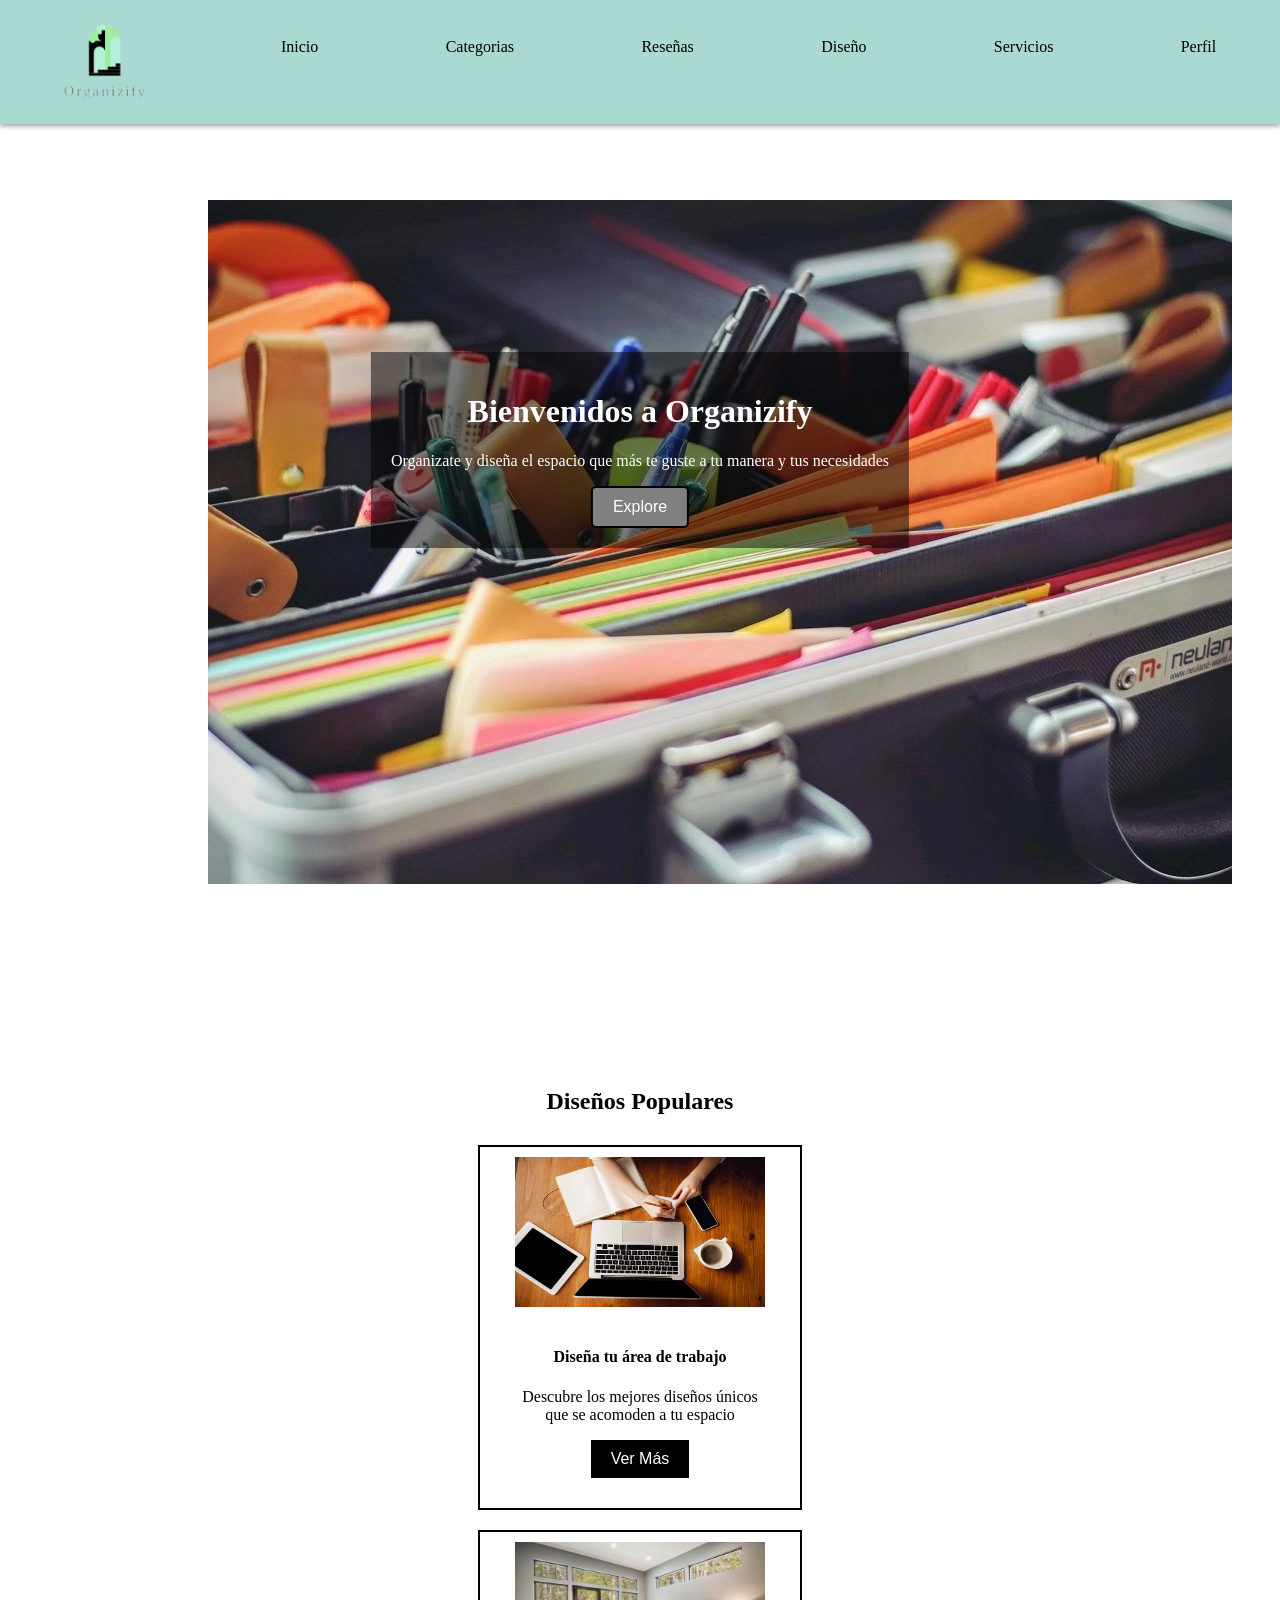
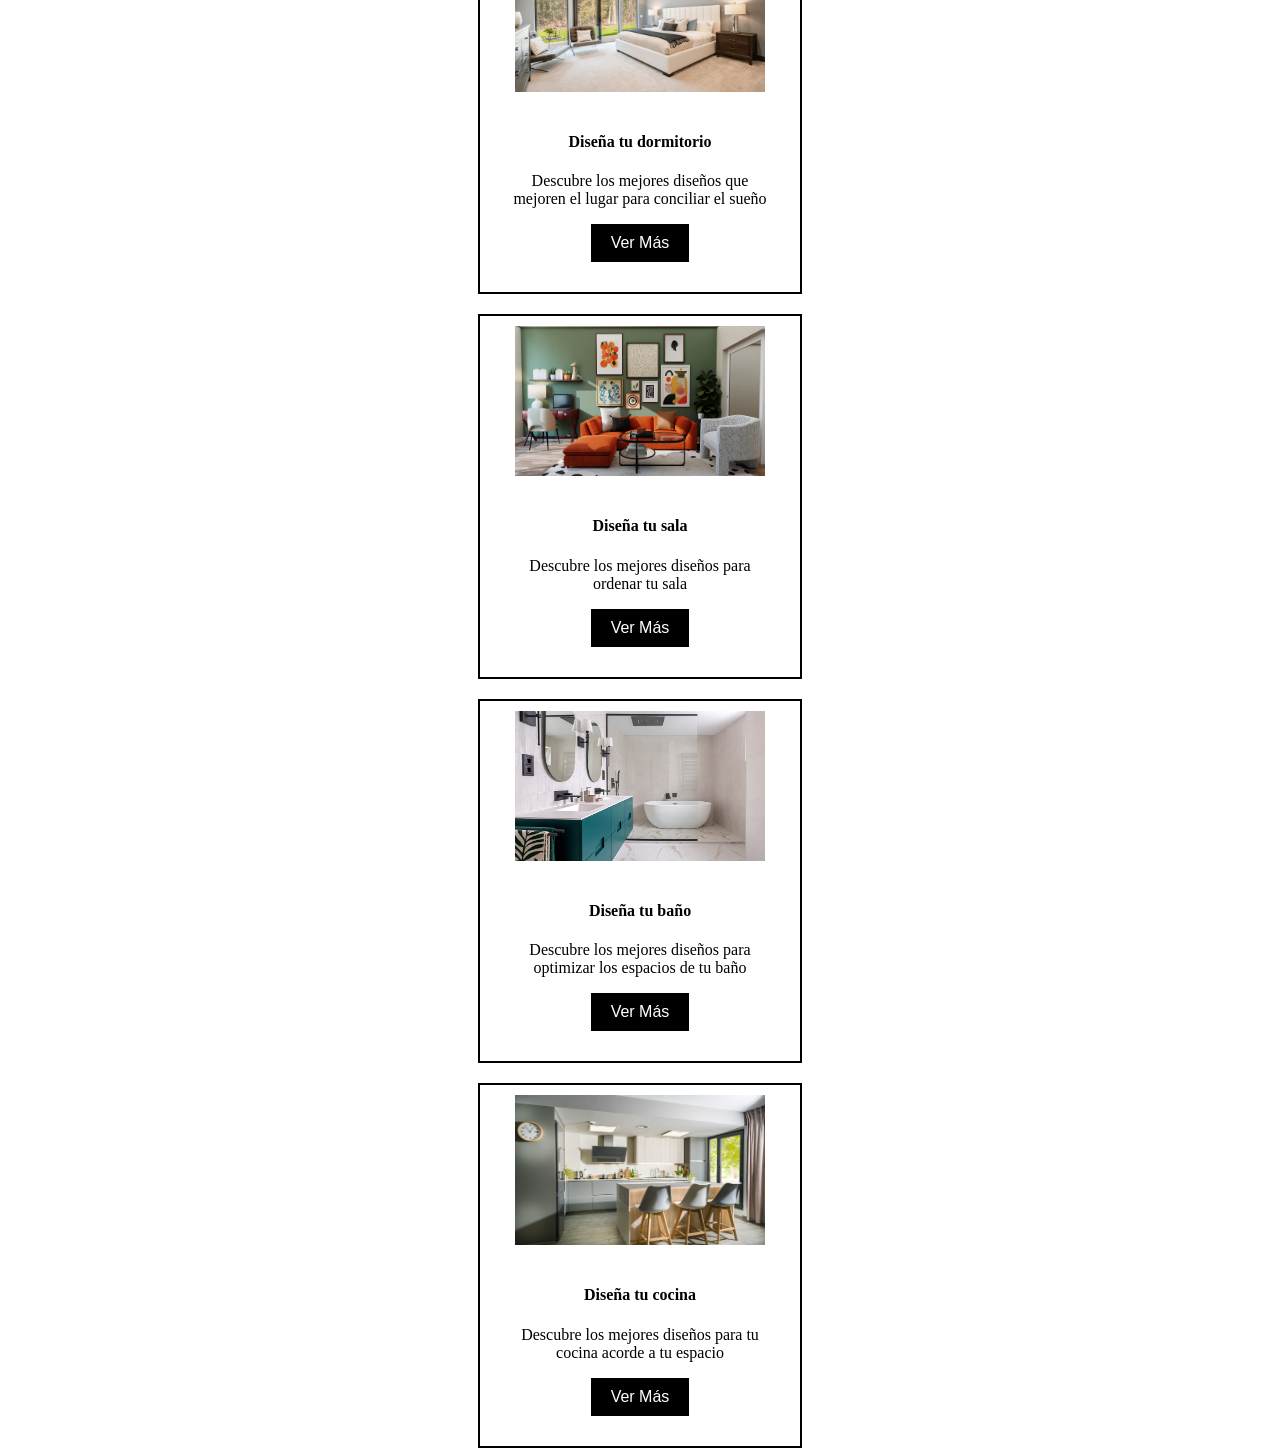
<file: public/index.html>
<!DOCTYPE html>
<html lang="en">
<head>
    <meta charset="UTF-8">
    <meta name="viewport" content="width=device-width, initial-scale=1.0">
    <title>Organizify</title>
    <link rel="stylesheet" href="../public/assets/styles/organizify.css">
    <script src="../public/assets/scripts/redireccionamiento.js" type="text/javascript"></script>
</head>
<body>

 <nav> 
 <ul class="menu">
    <a class="logo"><img height="100"

        width="120"
      
        src="../public/assets/images/empresa.png"
      
        alt=""/>
    </a> 
 <li><a href="#">Inicio</a></li>
 <li><a href="categorias.html">Categorias</a></li>
 <li><a href="reseñas.html">Reseñas</a></li>
 <li><a href="diseños.html">Diseño</a></li>
 <li><a href="servicios.html">Servicios</a></li>
 <li><a href="perfil.html">Perfil</a></li>
 
 </ul>
 </nav>
 


   <div class="container">
    <img src='../public/assets/images/efecto.webp' alt="">
    <div class="texto">
    <h1>Bienvenidos a Organizify</h1>
    <p>Organizate y diseña el espacio 
    que más te guste a tu manera y tus necesidades</p>
    <center><button>Explore</button><center>
   </div>
   </div>



   <section class="conjunto_imagen">
    <h2 class="section_header"><center>Diseños Populares</center></h2>
<div class="popular_grid">

    <div class="popular_card">
        <img src="../public/assets/images/area.jpg" alt="">
        <div class="popular_content">
        <div class="popular_card_header">
         <h4>Diseña tu área de trabajo</h4>
        </div>
        <p>Descubre los mejores diseños únicos
            que se acomoden a tu espacio
        </p>
        <button>Ver Más</button>
        </div>
    </div>

<div class="popular_card">
        <img src="../public/assets/images/dormitorio.webp" alt="">
        <div class="popular_content">
        <div class="popular_card_header">
         <h4>Diseña tu dormitorio</h4>
        </div>
        <p>Descubre los mejores diseños que mejoren
            el lugar para conciliar el sueño
        </p>
        <button>Ver Más</button>
        </div>
    </div>

    <div class="popular_card">
        <img src="../public/assets/images/sala.webp" alt="">
        <div class="popular_content">
        <div class="popular_card_header">
         <h4>Diseña tu sala</h4>
        </div>
        <p>Descubre los mejores diseños para ordenar tu sala
        </p>
        <button>Ver Más</button>
        </div>
    </div>

    <div class="popular_card">
        <img src="../public/assets/images/baño.avif" alt="">
        <div class="popular_content">
        <div class="popular_card_header">
         <h4>Diseña tu baño</h4>
        </div>
        <p>Descubre los mejores diseños para optimizar
            los espacios de tu baño
        </p>
        <button>Ver Más</button>
        </div>
    </div>

    <div class="popular_card">
        <img src="../public/assets/images/cocina.jpg" alt="">
        <div class="popular_content">
        <div class="popular_card_header">
         <h4>Diseña tu cocina</h4>
        </div>
        <p>Descubre los mejores diseños para tu cocina
            acorde a tu espacio
        </p>
        <button>Ver Más</button>
        </div>
    </div>

</div>
   
</section>



</body>
</html>
</file>
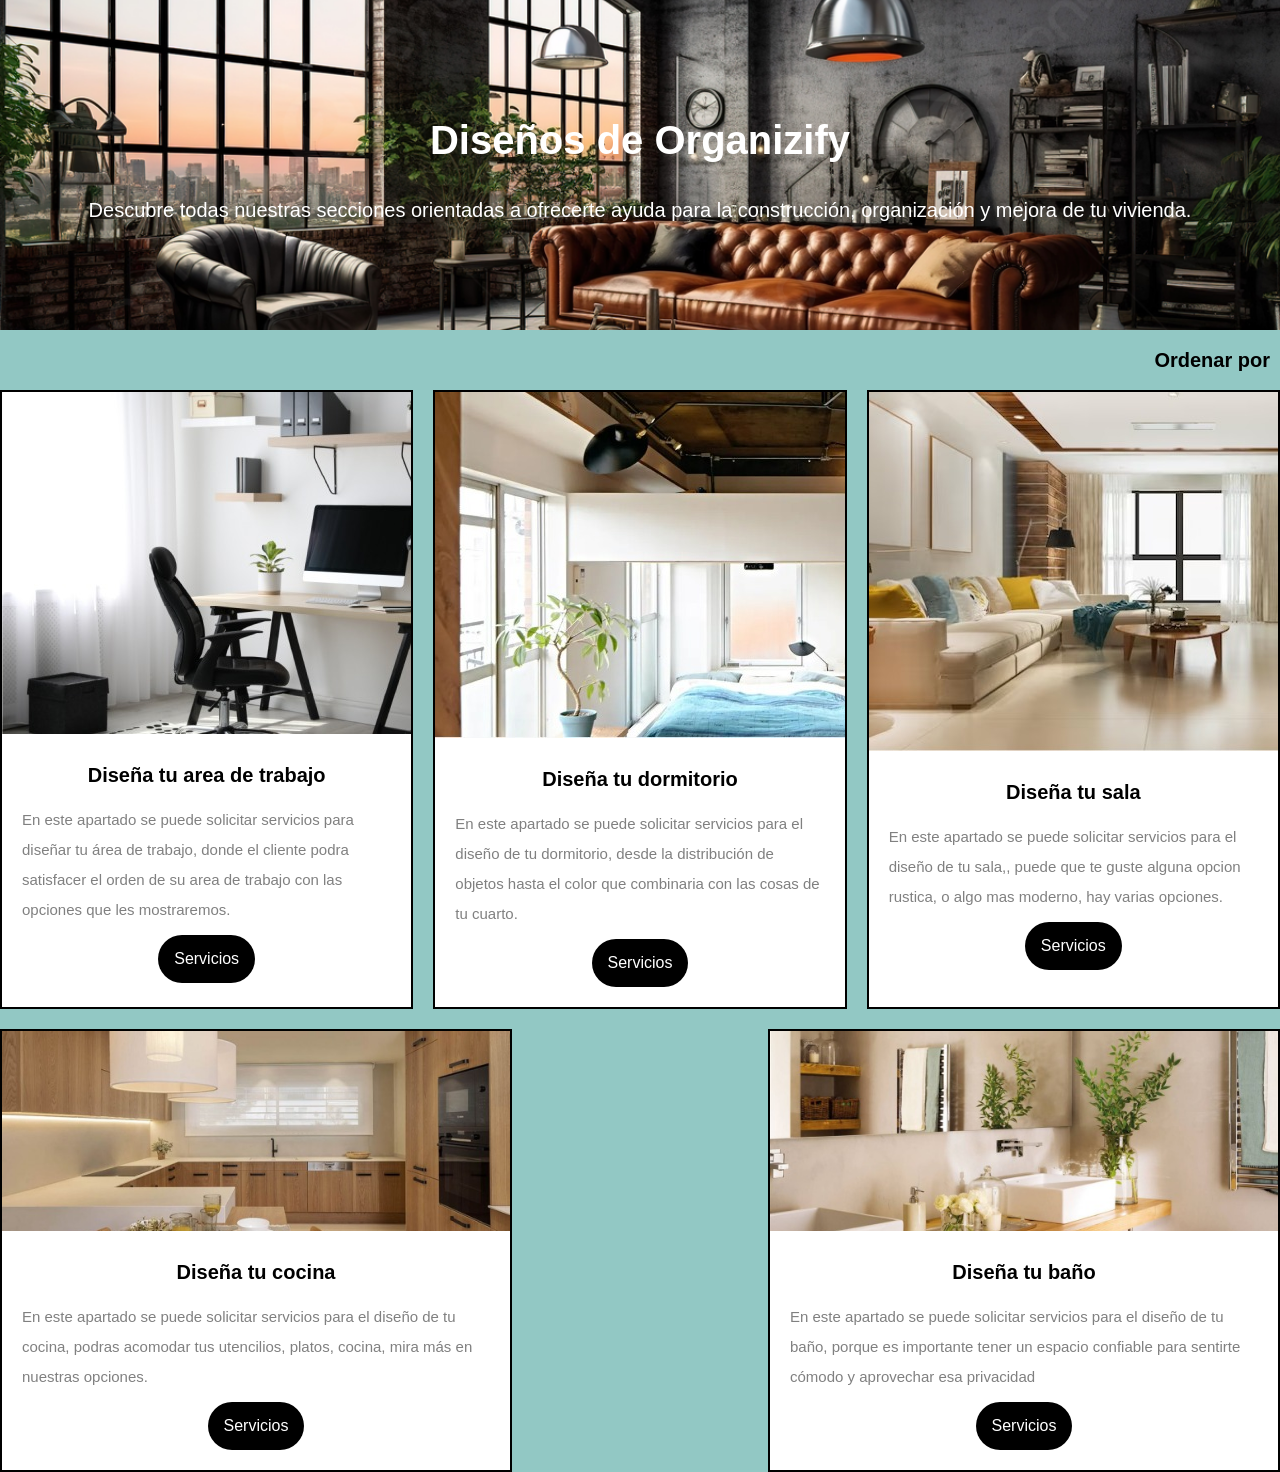
<file: public/diseños.html>
<!DOCTYPE html>
<html lang="es">
<head>
    <meta charset="UTF-8">
    <meta name="viewport" content="width=device-width, initial-scale=1.0">
    <title>Diseños</title>
    <link rel="stylesheet" href="../public/assets/styles/diseño.css">
</head>
<body>

<!--ENCABEZADO-->
    <header class="Container_Titulo">
        <h1>Diseños de Organizify</h1>
        <p>Descubre todas nuestras secciones orientadas a ofrecerte ayuda para la construcción, organización y mejora de tu vivienda. </p>
    </header>

    <div id="Filtros">
        <div class="Container_Filtros">
            <div class="texto_filtros">
                <h2>Ordenar por </h2>
            </div>
        </div>
    </div>

<!--contenedor principal-->
    <main class="container_diseños">
        <!-- seccion de contenido-->
        <section id="Categorias" class="texto_categorias">

            <!--categorías-->

            <!--categoría 1-->
            <article class="col-xs-12-sm-6 col-md-4 cold-xl-3">
                <picture>
                    <img class="imagen" src="../public/assets/images/diseñatuareadetrabajo.jpg"alt="Interiores">
                </picture>
                <h4>Diseña tu area de trabajo</h4>
                    <p class="descripcion">En este apartado se puede solicitar servicios para diseñar tu área de trabajo, donde el cliente podra satisfacer el orden de su area de trabajo con las opciones que les mostraremos.</p>
                    <a href="" class="btn btn-light"><i class="bi bi-patch-plus-fill"></i>Servicios</a>
            </article>

            <!--categoría 2-->
            <article class="col-xs-12-sm-6 col-md-4 cold-xl-3">
                <picture>
                    <img class="imagen" src="../public/assets/images/diseñatudormitorio.jpg"alt="Interiores">
                </picture>
                <h4>Diseña tu dormitorio</h4>
                    <p class="descripcion">En este apartado se puede solicitar servicios para el diseño de tu dormitorio, desde la distribución de objetos hasta el color que combinaria con las cosas de tu cuarto.</p>
                    <a href="" class="btn btn-light"><i class="bi bi-patch-plus-fill"></i>Servicios</a>
            </article>

            <!--categoría 3-->
            <article class="col-xs-12-sm-6 col-md-4 cold-xl-3">
                <picture>
                    <img class="imagen" src="../public/assets/images/diseñatusala.jpg"alt="Interiores">
                </picture>
                <h4>Diseña tu sala</h4>
                    <p class="descripcion">En este apartado se puede solicitar servicios para el diseño de tu sala,, puede que te guste alguna opcion rustica, o algo mas moderno, hay varias opciones.</p>
                    <a href="" class="btn btn-light"><i class="bi bi-patch-plus-fill"></i>Servicios</a>
            </article>

            <!--categoría 4-->
            <article class="col-xs-12-sm-6 col-md-4 cold-xl-3">
                <picture>
                    <img class="img-product" src="../public/assets/images/diseñatucocina.jpg" alt="Diseña tu cocina">
                </picture>
                <h4>Diseña tu cocina</h4>
                    <p class="descripcion">En este apartado se puede solicitar servicios para el diseño de tu cocina, podras acomodar tus utencilios, platos, cocina, mira más en nuestras opciones.</p>
                    <a href="" class="btn btn-light"><i class="bi bi-patch-plus-fill"></i>Servicios</a>
            </article>

            <!--categoría 5-->
            <article class="col-xs-12-sm-6 col-md-4 cold-xl-3">
                <picture>
                    <img class="img-product" src="../public/assets/images/diseñatubaño.jpg" alt="Diseña tu baño">
                </picture>
                <h4>Diseña tu baño</h4>
                    <p class="descripcion">En este apartado se puede solicitar servicios para el diseño de tu baño, porque es importante tener un espacio confiable para sentirte cómodo y aprovechar esa privacidad </p>
                    <a href="" class="btn btn-light"><i class="bi bi-patch-plus-fill"></i>Servicios</a>
            </article>
        </section>
    </main>

</body>
</html>
</file>
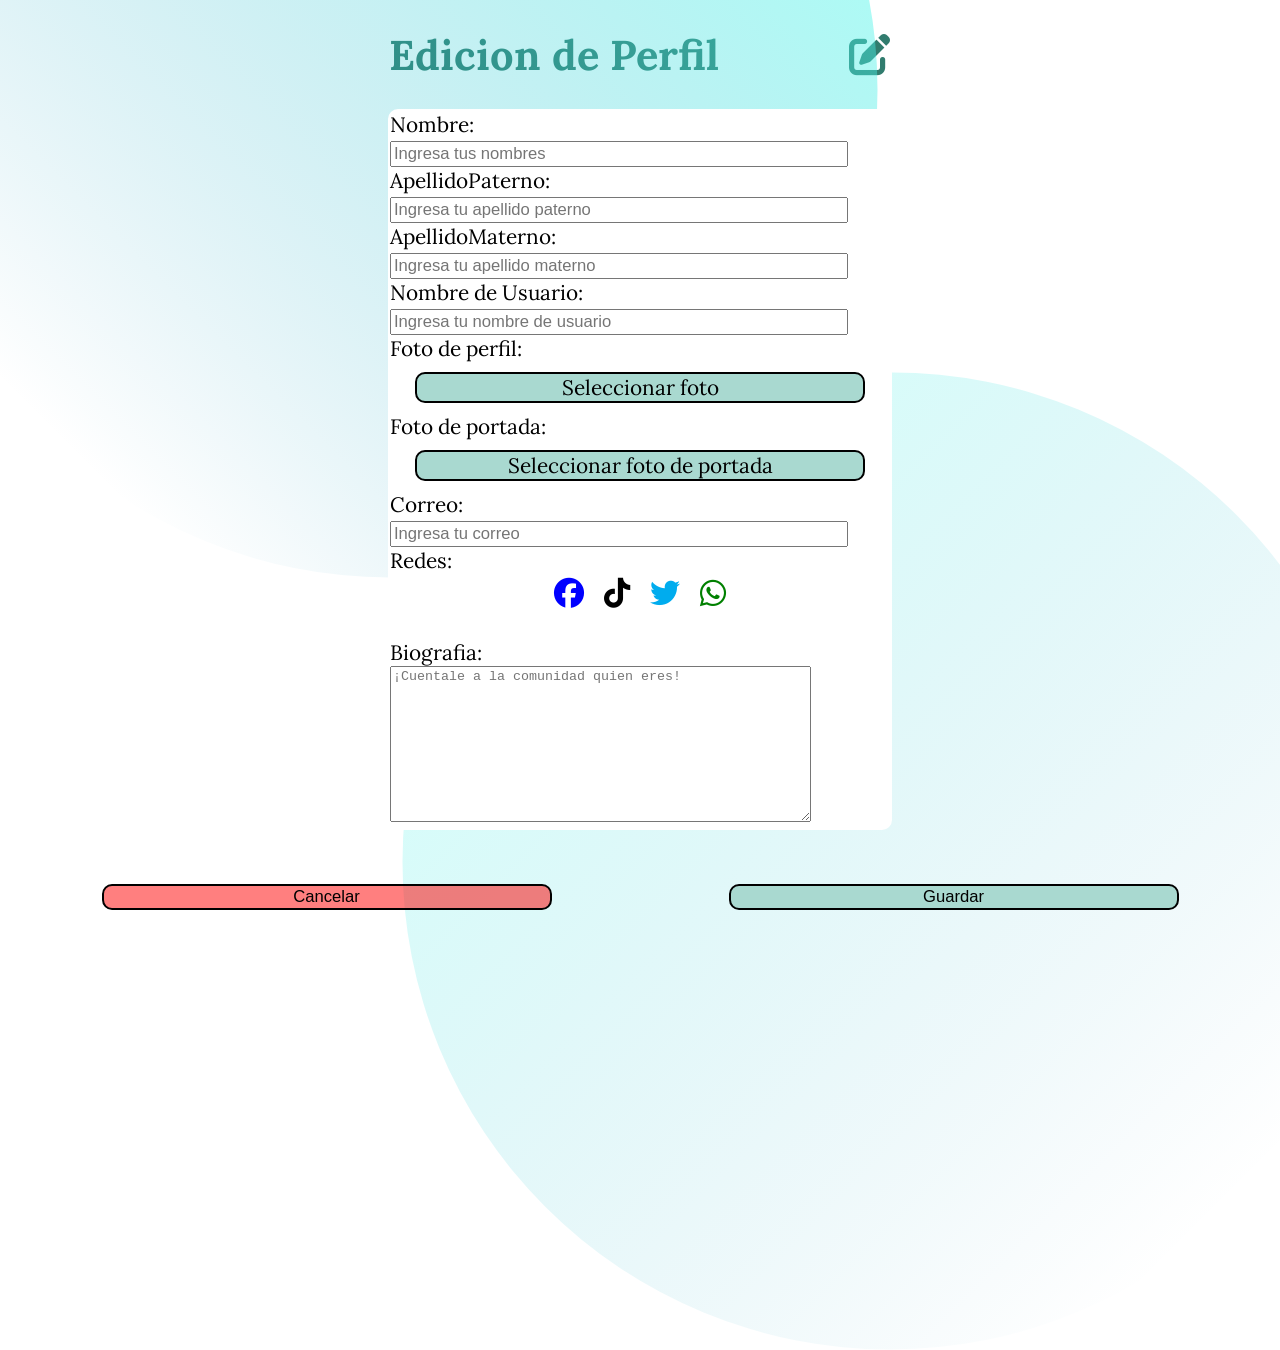
<file: public/editarperfil.html>
<!DOCTYPE html>
<html lang="en">
<head>
    <meta charset="UTF-8">
    <meta name="viewport" content="width=device-width, initial-scale=1.0">
    <link rel="preconnect" href="https://fonts.googleapis.com">
    <link rel="preconnect" href="https://fonts.gstatic.com" crossorigin>
    <link href="https://fonts.googleapis.com/css2?family=Lora:ital,wght@0,400..700;1,400..700&display=swap" rel="stylesheet">
    <link rel="stylesheet" href="../public/assets/styles/styleperfil.css">
    <link rel="stylesheet" href="https://cdnjs.cloudflare.com/ajax/libs/font-awesome/6.5.2/css/all.min.css">
    <script src="../public/assets/scripts/EditarPerfil.js" type="text/javascript"></script>

    <title>editar perfil</title>
</head>
<body>
    <h1>Edicion de Perfil <span><i class="fa-solid fa-pen-to-square"></i></span></h1>

    <img src="../public/assets/images/top-circle.svg" alt="" class="bg_image bg_image_top" />
    <img src="../public/assets/images/bottom-circle.svg" alt="" class="bg_image bg_image_bottom"/>
    

    <form  name="editar"   class="edit" action="/formulario" method="get">
        <!-- Action tiene la direccion de nuestro servidor para guardar datos-->
        <label for="nombre">Nombre:</label>
        <input type="text" id="nombre" name="nombre" placeholder="Ingresa tus nombres"/>
        <br>
        <label for="apellido1">ApellidoPaterno:</label>
        <input type="text" id="apellido1" name="apellido1" placeholder="Ingresa tu apellido paterno"/>
        <br>
        <label for="apellido2">ApellidoMaterno:</label>
        <input type="text" id="apellido2" name="apellido2" placeholder="Ingresa tu apellido materno"/>
        <br>
        <label for="nombreusuario">Nombre de Usuario:</label>
        <input type="text" id="nombreusuario" name="nombreusuario" placeholder="Ingresa tu nombre de usuario"/>
        <br>
        <label for="foto">Foto de perfil:</label>
        <p class="b3">Seleccionar foto</p>
        
        <label for="foto">Foto de portada:</label>
        <span><p class="b4">Seleccionar foto de portada</p></span>
        
        <label for="correo">Correo:</label>
        <input type="text" id="correo" name="correo" placeholder="Ingresa tu correo"/>
        <br>
        <label for="redes">Redes:
            <div class="iconos">
                <a href="#" class="f"><i class="fa-brands fa-facebook"></i></a>
                <a href="#" class="tt"><i class="fa-brands fa-tiktok"></i></a>
                <a href="#" class="t"><i class="fa-brands fa-twitter"></i></a>
                <a href="#" class="w"><i class="fa-brands fa-whatsapp"></i></a>  
            </div>
        </label>
        
        <br>
        <label for="bio">Biografia:</label>
        <textarea  rows ="10" cols="50" id="bio" placeholder="¡Cuentale a la comunidad quien eres!" name="bio"></textarea>
        <br>
    </form>

    <div class="contenedor">

        <input  class="b1" type="button"  value="Cancelar" >
        <input  class="b2" type="button"  value="Guardar"
                   onclick="Guardar()" >
    </div>

    
</body>
</html>
</file>
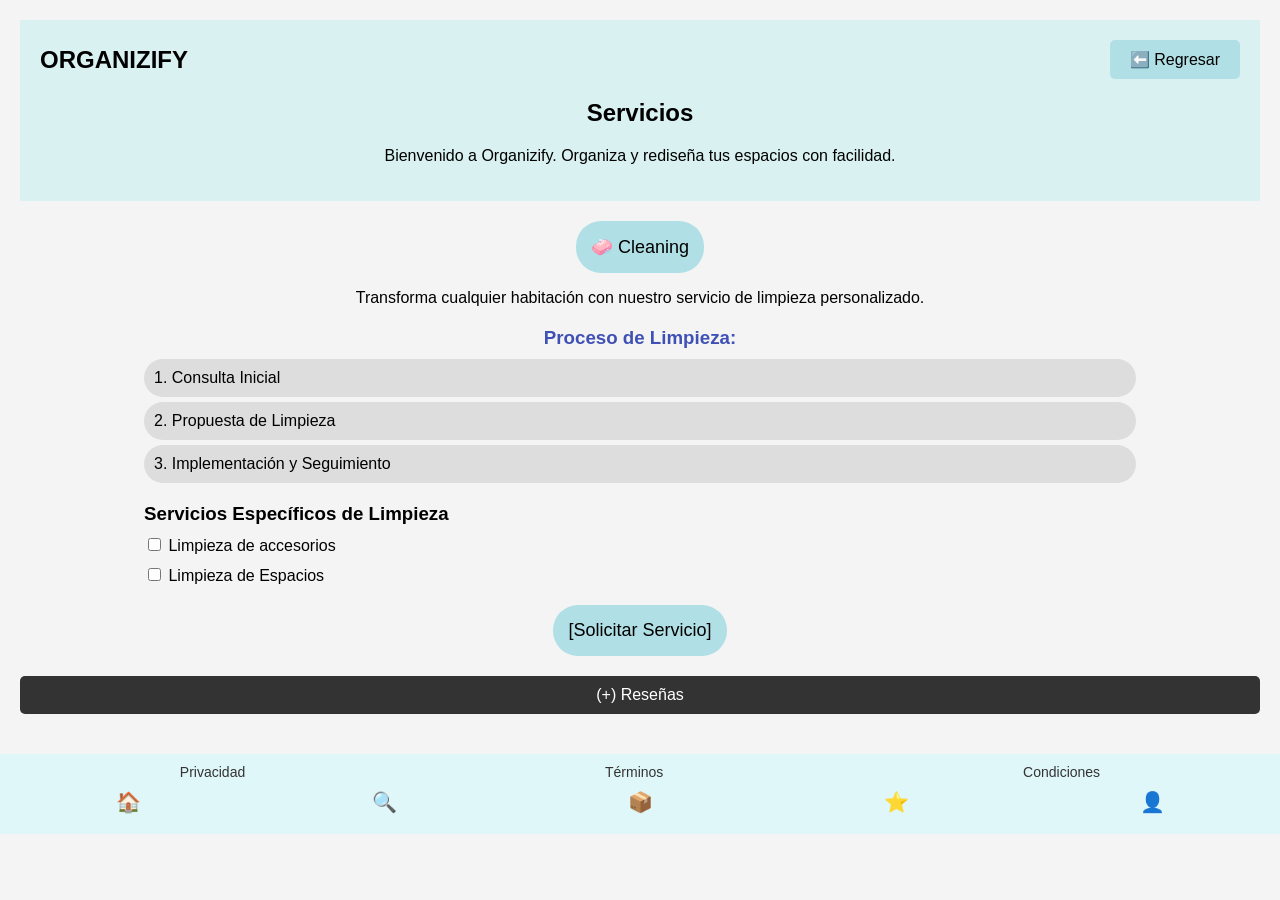
<file: public/limpieza.html>
<!DOCTYPE html>
<html lang="es">
<head>
    <meta charset="UTF-8">
    <meta name="viewport" content="width=device-width, initial-scale=1.0">
    <title>Cleaning</title>
    <link rel="stylesheet" href="../public/assets/styles/styleLimpieza.css">
</head>
<body>
    <div class="container">
        <div class="header">
            <div class="top-bar">
                <h1>ORGANIZIFY</h1>
                <a href="servicios.html" class="back-button">⬅️ Regresar</a>
            </div>
            <h2>Servicios</h2>
            <p>Bienvenido a Organizify. Organiza y rediseña tus espacios con facilidad.</p>
        </div>
        
        <div class="service-overview">
            <button class="service-main-button">🧼 Cleaning</button>
            <p>Transforma cualquier habitación con nuestro servicio de limpieza personalizado.</p>
            
            <div class="process">
                <h3>Proceso de Limpieza:</h3>
                <button class="process-step">1. Consulta Inicial</button>
                <button class="process-step">2. Propuesta de Limpieza</button>
                <button class="process-step">3. Implementación y Seguimiento</button>
            </div>

            <div class="specific-services">
                <h3>Servicios Específicos de Limpieza</h3>
                <label><input type="checkbox"> Limpieza de accesorios</label>
                <label><input type="checkbox"> Limpieza de Espacios</label>
            </div>
        </div>

        <button class="request-service-button">[Solicitar Servicio]</button>

        <a href="#" class="reviews-button">(+) Reseñas</a>

    </div>

    <footer>
        <nav>
            <ul>
                <li><a href="#">Privacidad</a></li>
                <li><a href="#">Términos</a></li>
                <li><a href="#">Condiciones</a></li>
            </ul>
        </nav>
        <div class="footer-icons">
            <span>🏠</span>
            <span>🔍</span>
            <span>📦</span>
            <span>⭐</span>
            <span>👤</span>
        </div>
    </footer>
</body>
</html>
</file>
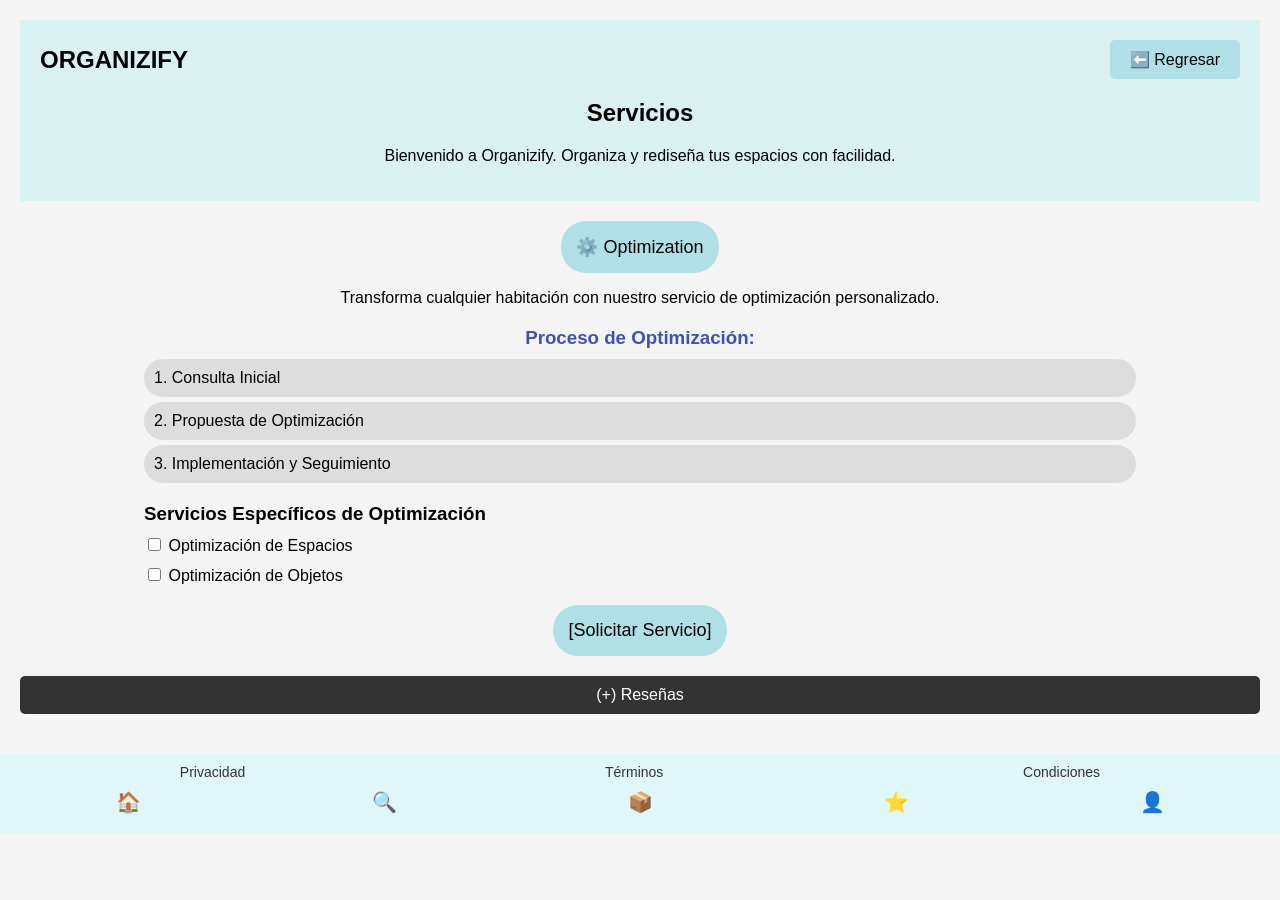
<file: public/optimizacion.html>
<!DOCTYPE html>
<html lang="es">
<head>
    <meta charset="UTF-8">
    <meta name="viewport" content="width=device-width, initial-scale=1.0">
    <title>Optimization</title>
    <link rel="stylesheet" href="../public/assets/styles/styleOptimizacion.css">
</head>
<body>
    <div class="container">
        <!-- Encabezado con botón de regreso y título -->
        <div class="header">
            <div class="top-bar">
                <h1>ORGANIZIFY</h1>
                <a href="servicios.html" class="back-button">⬅️ Regresar</a>
            </div>
            <h2>Servicios</h2>
            <p>Bienvenido a Organizify. Organiza y rediseña tus espacios con facilidad.</p>
        </div>
        
        <!-- Sección de vista general del servicio -->
        <div class="service-overview">
            <button class="service-main-button">⚙️ Optimization</button>
            <p>Transforma cualquier habitación con nuestro servicio de optimización personalizado.</p>
            
            <!-- Proceso de optimización -->
            <div class="process">
                <h3>Proceso de Optimización:</h3>
                <button class="process-step">1. Consulta Inicial</button>
                <button class="process-step">2. Propuesta de Optimización</button>
                <button class="process-step">3. Implementación y Seguimiento</button>
            </div>

            <!-- Servicios específicos de optimización -->
            <div class="specific-services">
                <h3>Servicios Específicos de Optimización</h3>
                <label><input type="checkbox"> Optimización de Espacios</label>
                <label><input type="checkbox"> Optimización de Objetos</label>
            </div>
        </div>

        <!-- Botón para solicitar el servicio -->
        <button class="request-service-button">[Solicitar Servicio]</button>

        <!-- Enlace a reseñas -->
        <a href="#" class="reviews-button">(+) Reseñas</a>
        
    </div>

    <!-- Barra de navegación inferior -->
    <footer>
        <nav>
            <ul>
                <li><a href="#">Privacidad</a></li>
                <li><a href="#">Términos</a></li>
                <li><a href="#">Condiciones</a></li>
            </ul>
        </nav>
        <div class="footer-icons">
            <span>🏠</span>
            <span>🔍</span>
            <span>📦</span>
            <span>⭐</span>
            <span>👤</span>
        </div>
    </footer>
</body>
</html>
</file>
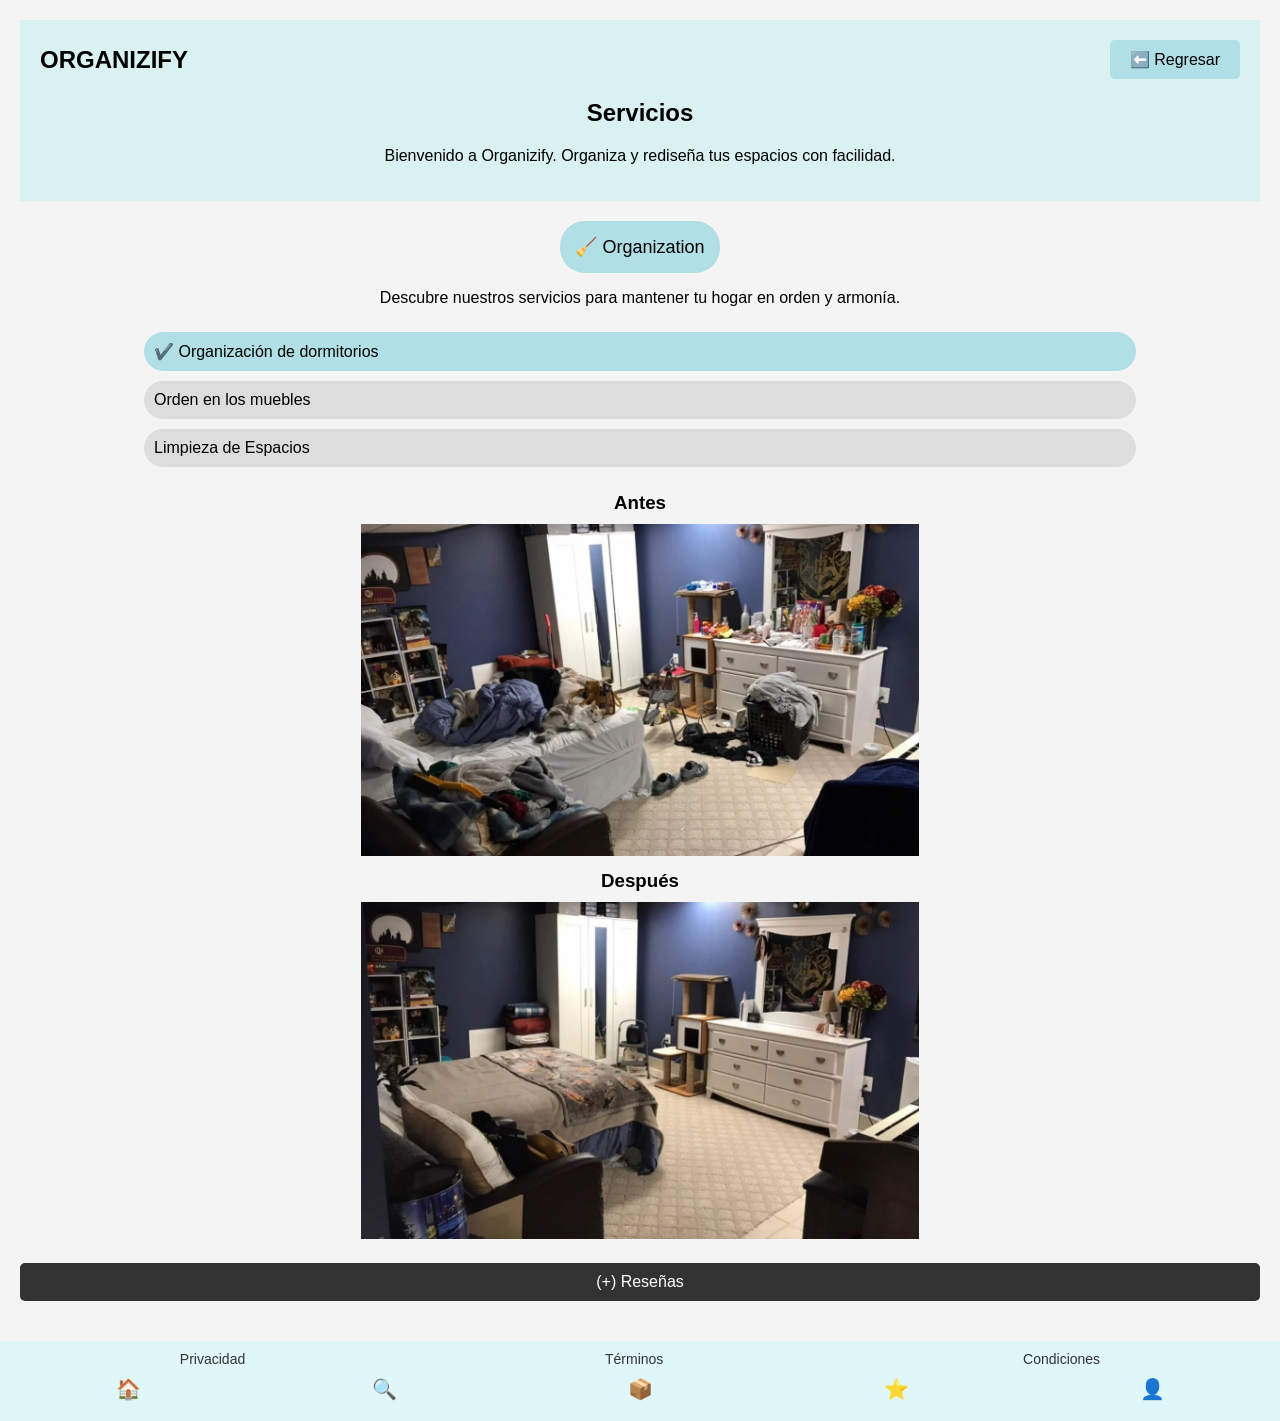
<file: public/organización.html>
<!DOCTYPE html>
<html lang="es">
<head>
    <meta charset="UTF-8">
    <meta name="viewport" content="width=device-width, initial-scale=1.0">
    <title>Organization</title>
    <link rel="stylesheet" href="../public/assets/styles/organización.css">
</head>
<body>
    <div class="container">
        <div class="header">
            <div class="top-bar">
                <h1>ORGANIZIFY</h1>
                <a href="servicios.html" class="back-button">⬅️ Regresar</a>
            </div>
            <h2>Servicios</h2>
            <p>Bienvenido a Organizify. Organiza y rediseña tus espacios con facilidad.</p>
        </div>
        
        <div class="service-overview">
            <button class="service-main-button">🧹 Organization</button>
            <p>Descubre nuestros servicios para mantener tu hogar en orden y armonía.</p>
            
            <div class="service-options">
                <button class="service-option">✔️ Organización de dormitorios</button>
                <button class="service-option">Orden en los muebles</button>
                <button class="service-option">Limpieza de Espacios</button>
            </div>
        </div>

        <div class="before-after">
            <h3>Antes</h3>
            <img src="../public/assets/images/Antes.jpg" alt="Antes de la organización">
            <h3>Después</h3>
            <img src="../public/assets/images/cuartoDespues.jpg" alt="Después de la organización">
        </div>

        <a href="#" class="reviews-button">(+) Reseñas</a>

    </div>
    <footer>
        <nav>
            <ul>
                <li>Privacidad</li>
                <li>Términos</li>
                <li>Condiciones</li>
            </ul>
        </nav>
        <div class="footer-icons">
            <span>🏠</span>
            <span>🔍</span>
            <span>📦</span>
            <span>⭐</span>
            <span>👤</span>
        </div>
    </footer>
</body>
</html>
</file>
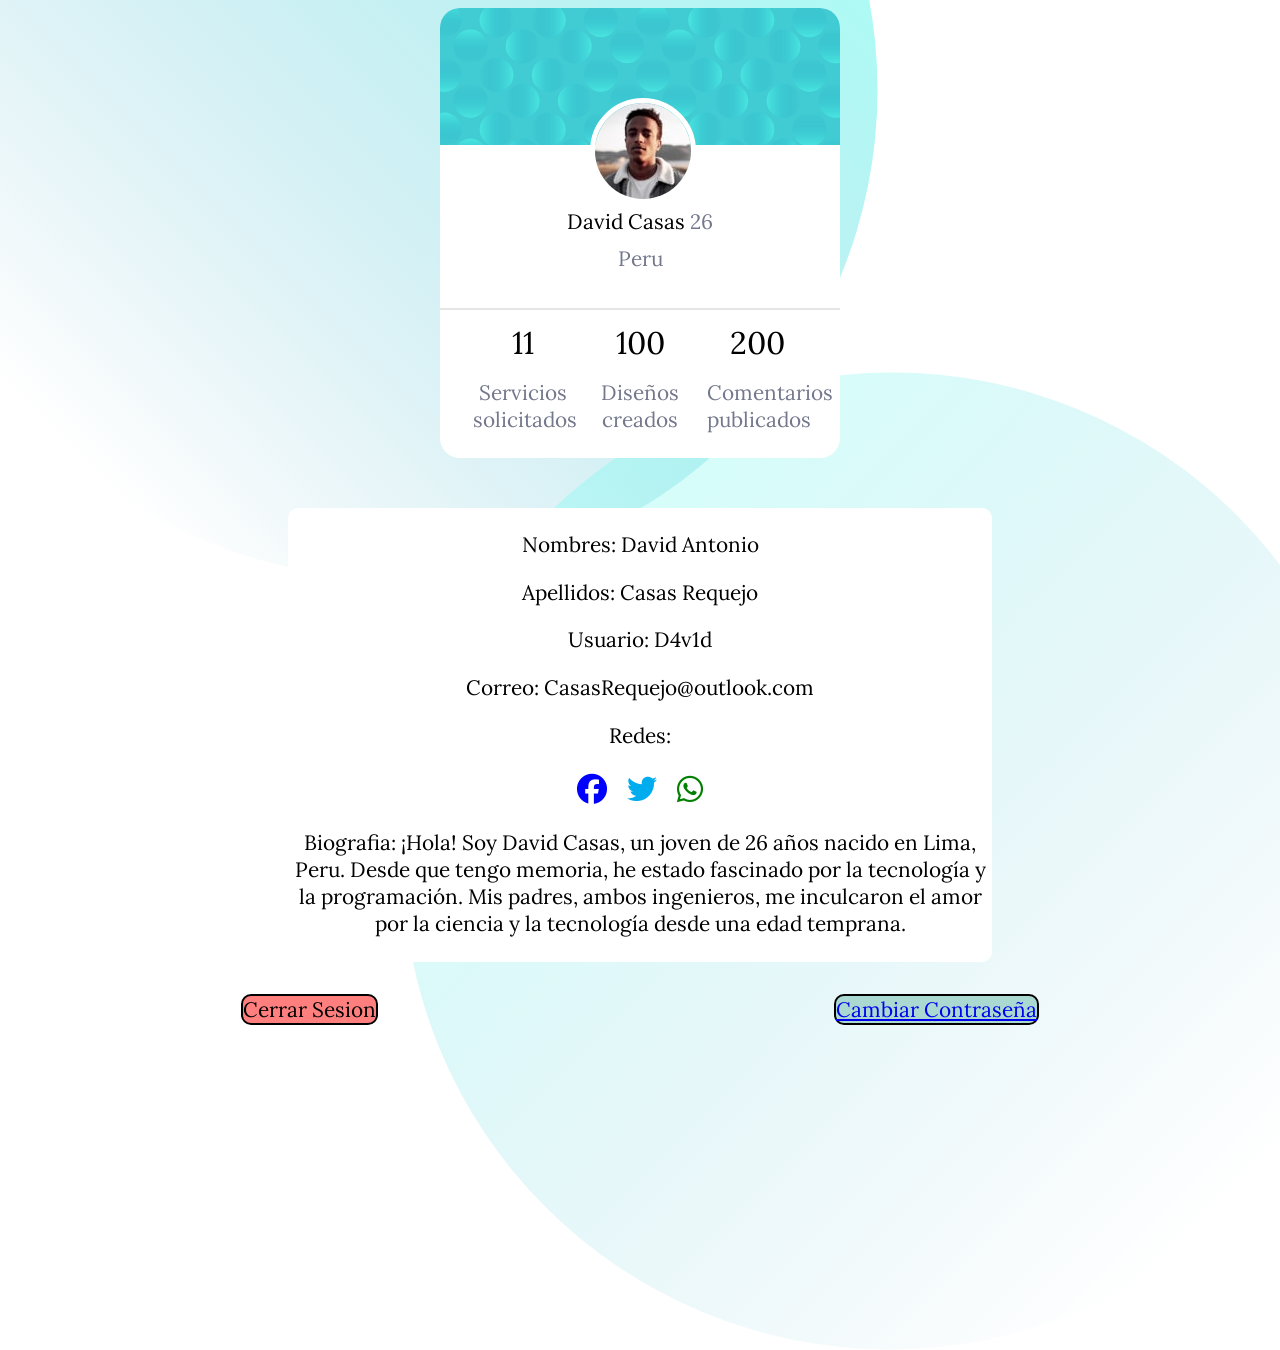
<file: public/perfil.html>
<!DOCTYPE html>
<html lang="en">
<head>
    <meta charset="UTF-8">
    <meta name="viewport" content="width=device-width, initial-scale=1.0">
    <link rel="preconnect" href="https://fonts.googleapis.com">
    <link rel="preconnect" href="https://fonts.gstatic.com" crossorigin>
    <link href="https://fonts.googleapis.com/css2?family=Lora:ital,wght@0,400..700;1,400..700&display=swap" rel="stylesheet">
    <link rel="stylesheet" href="../public/assets/styles/styleperfil.css">
    <link rel="stylesheet" href="https://cdnjs.cloudflare.com/ajax/libs/font-awesome/6.5.2/css/all.min.css">
    <title>perfil</title>
</head>
<body>
    <!-- <article class="bar">
        <footer class="bar_footer">
            <div class="button1">
                <p>Perfil</p>
            </div>
            <div class="button2">
                <p>Volver</p>
            </div>
        </footer>
    </article> -->
    
    

    <img src="../public/assets/images/top-circle.svg" alt="" class="bg_image bg_image_top" />
    <img src="../public/assets/images/bottom-circle.svg" alt="" class="bg_image bg_image_bottom"/>
    <article class="card">
        <header class="card_header">
            <img src="../public/assets/images/card-pattern.svg" alt="" class="card_header_imagen">
            <img src="../public/assets/images/victor.jpg" alt="" class="card_header_profile">
        </header>
        <section class="card_body">
            <p class="card_text"> David Casas
                <span class="card_text card_text_light"> 26 </span>
            </p>  
            <p class="card_text card_text_light"> Peru </p>            
        </section>
        <footer class="card_footer">
            <div class="card_stats">
                <p class="card_number">11</p>
                <p class="card_text card_text_light">Servicios solicitados</p>
            </div>
            <div class="card_stats">
                <p class="card_number">100</p>
                <p class="card_text card_text_light">Diseños creados</p>
            </div>
            <div class="card_stats">
                <p class="card_number">200</p>
                <p class="card_text card_text_light">Comentarios publicados</p>
            </div>
        </footer>

        <div></div>
    </article>

    <article class="informacion">
        <div>
            <p>Nombres: <span class="field">David Antonio</span></p>
            <p>Apellidos: <span class="field">Casas Requejo</span></p>
            <p>Usuario: <span class="field">D4v1d</span></p>
            <p>Correo: <span class="field">CasasRequejo@outlook.com</span></p>
            <p>Redes: <span>
                <div class="iconos">
                    <a href="#" class="f"><i class="fa-brands fa-facebook"></i></a>
                    <a href="#" class="t"><i class="fa-brands fa-twitter"></i></a>
                    <a href="#" class="w"><i class="fa-brands fa-whatsapp"></i></a>  
                </div>
            </span>
            <p>Biografia: <span class="field">¡Hola! Soy David Casas, un joven de 26 años nacido en Lima, Peru. Desde que tengo memoria, he estado fascinado por la tecnología y la programación. Mis padres, ambos ingenieros, me inculcaron el amor por la ciencia y la tecnología desde una edad temprana.</span></p>
        </div>
    </article>

    <div class="contenedor">
        <p class="b1">Cerrar Sesion</p>
        <a href="editarperfil.html" class="b2">Cambiar Contraseña</a>
    </div>

</body>
</html>
</file>
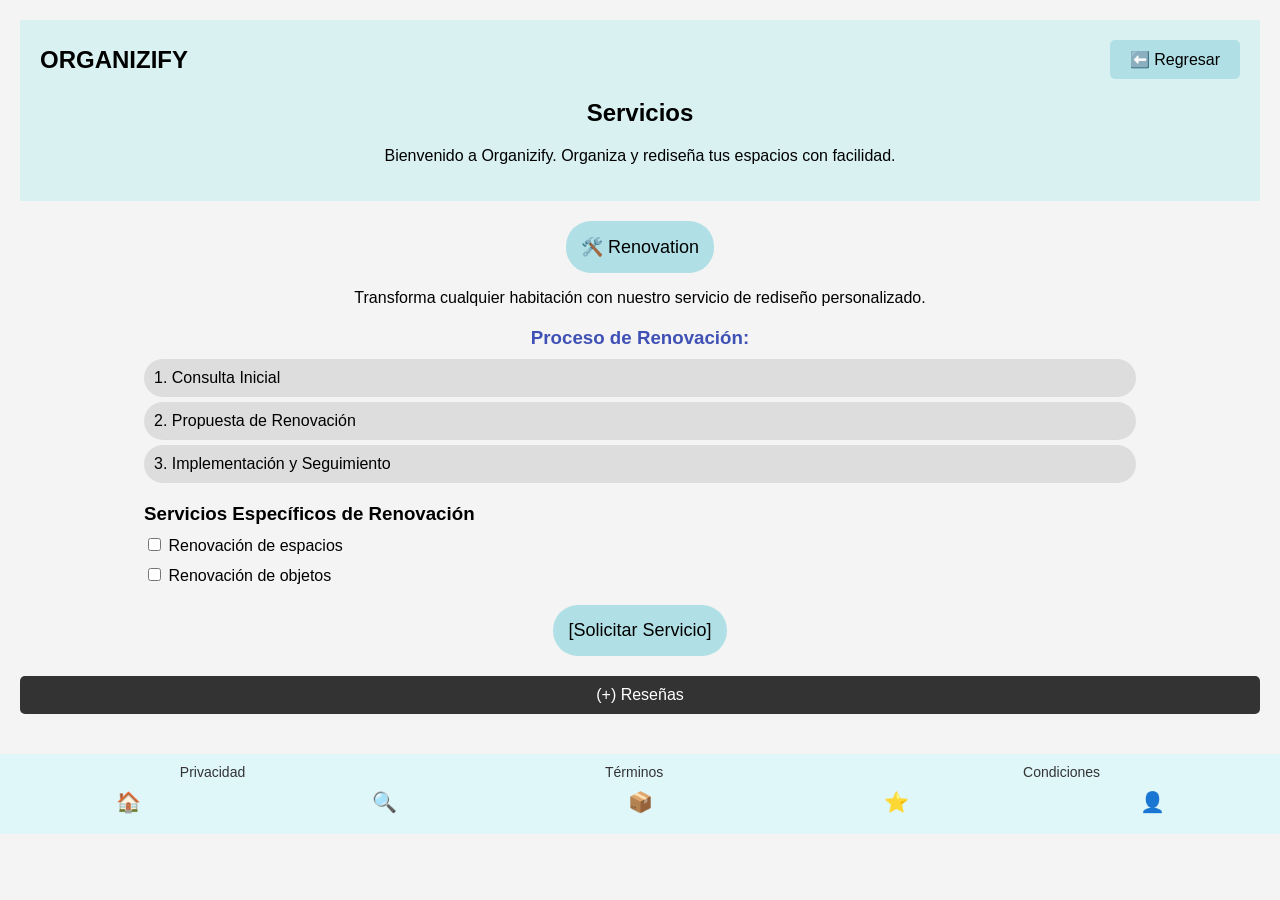
<file: public/renovación.html>
<!DOCTYPE html>
<html lang="es">
<head>
    <meta charset="UTF-8">
    <meta name="viewport" content="width=device-width, initial-scale=1.0">
    <title>Renovation</title>
    <link rel="stylesheet" href="../public/assets/styles/styleRenovación.css">
</head>
<body>
    <div class="container">
        <div class="header">
            <div class="top-bar">
                <h1>ORGANIZIFY</h1>
                <a href="servicios.html" class="back-button">⬅️ Regresar</a>
            </div>
            <h2>Servicios</h2>
            <p>Bienvenido a Organizify. Organiza y rediseña tus espacios con facilidad.</p>
        </div>
        
        <div class="service-overview">
            <button class="service-main-button">🛠️ Renovation</button>
            <p>Transforma cualquier habitación con nuestro servicio de rediseño personalizado.</p>
            
            <div class="process">
                <h3>Proceso de Renovación:</h3>
                <button class="process-step">1. Consulta Inicial</button>
                <button class="process-step">2. Propuesta de Renovación</button>
                <button class="process-step">3. Implementación y Seguimiento</button>
            </div>

            <div class="specific-services">
                <h3>Servicios Específicos de Renovación</h3>
                <label><input type="checkbox"> Renovación de espacios</label>
                <label><input type="checkbox"> Renovación de objetos</label>
            </div>
        </div>

        <button class="request-service-button">[Solicitar Servicio]</button>

        <a href="#" class="reviews-button">(+) Reseñas</a>
    </div>

    <footer>
        <nav>
            <ul>
                <li>Privacidad</li>
                <li>Términos</li>
                <li>Condiciones</li>
            </ul>
        </nav>
        <div class="footer-icons">
            <span>🏠</span>
            <span>🔍</span>
            <span>📦</span>
            <span>⭐</span>
            <span>👤</span>
        </div>
    </footer>
</body>
</html>
</file>
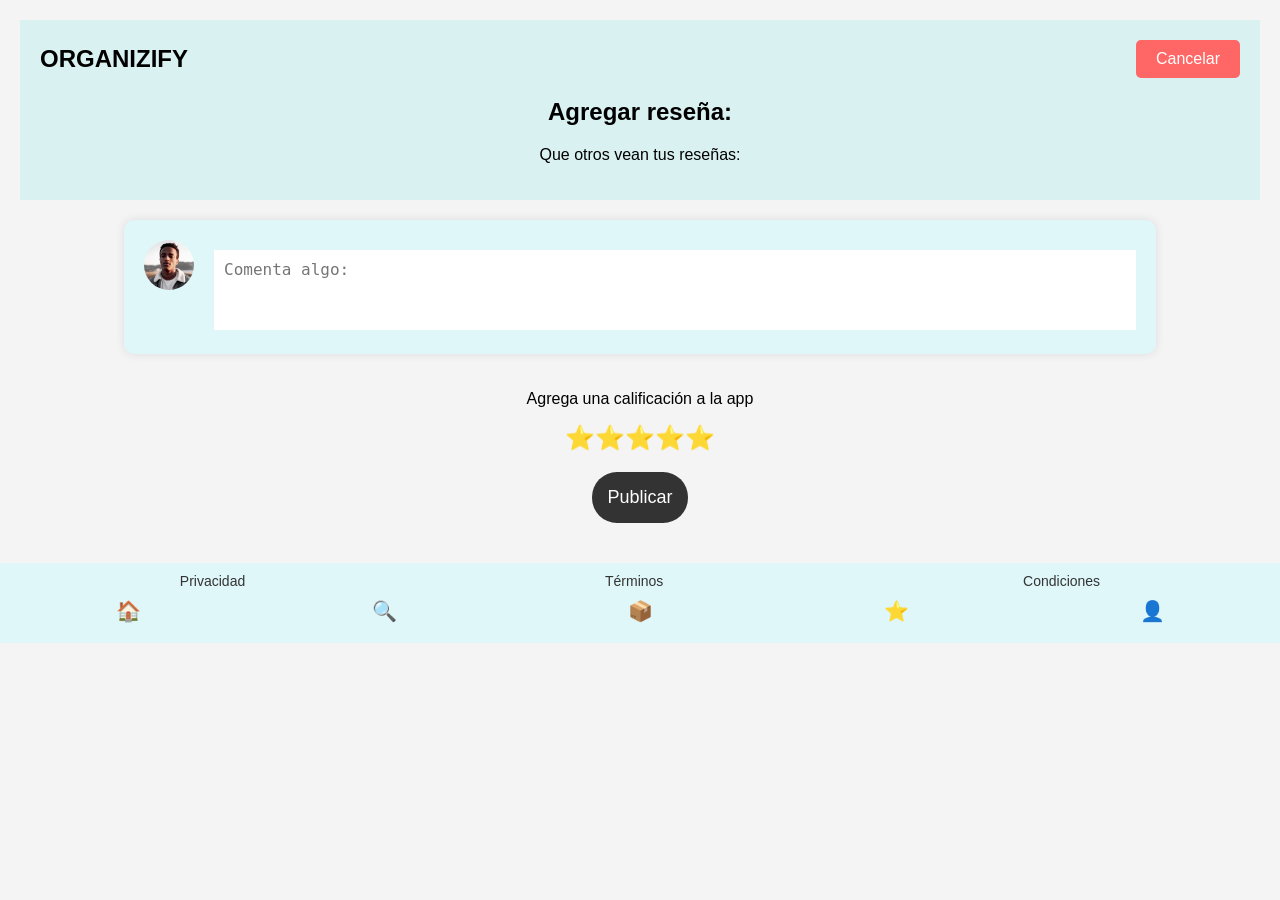
<file: public/reseñas.html>
<!DOCTYPE html>
<html lang="es">
<head>
    <meta charset="UTF-8">
    <meta name="viewport" content="width=device-width, initial-scale=1.0">
    <title>Agregar Reseña</title>
    <link rel="stylesheet" href="../public/assets/styles/styleReseña.css">
</head>
<body>
    <div class="container">
        <!-- Encabezado con botón de cancelar -->
        <div class="header">
            <div class="top-bar">
                <h1>ORGANIZIFY</h1>
                <a href="Organizify.html" class="cancel-button">Cancelar</a>
            </div>
            <h2>Agregar reseña:</h2>
            <p>Que otros vean tus reseñas:</p>
        </div>
        
        <!-- Sección de reseñas -->
        <div class="review-section">
            <div class="review-box">
                <img src="../public/assets/images/victor.jpg" alt="Perfil" class="profile-pic">
                <textarea placeholder="Comenta algo:" class="review-text"></textarea>
            </div>
            <p>Agrega una calificación a la app</p>
            <div class="rating">
                <!-- Aquí puedes usar iconos de estrellas -->
                ⭐⭐⭐⭐⭐
            </div>
        </div>

        <!-- Botón para publicar la reseña -->
        <button class="publish-button">Publicar</button>
    </div>

    <!-- Barra de navegación inferior -->
    <footer>
        <nav>
            <ul>
                <li>Privacidad</li>
                <li>Términos</li>
                <li>Condiciones</li>
            </ul>
        </nav>
        <div class="footer-icons">
            <span>🏠</span>
            <span>🔍</span>
            <span>📦</span>
            <span>⭐</span>
            <span>👤</span>
        </div>
    </footer>
</body>
</html>
</file>
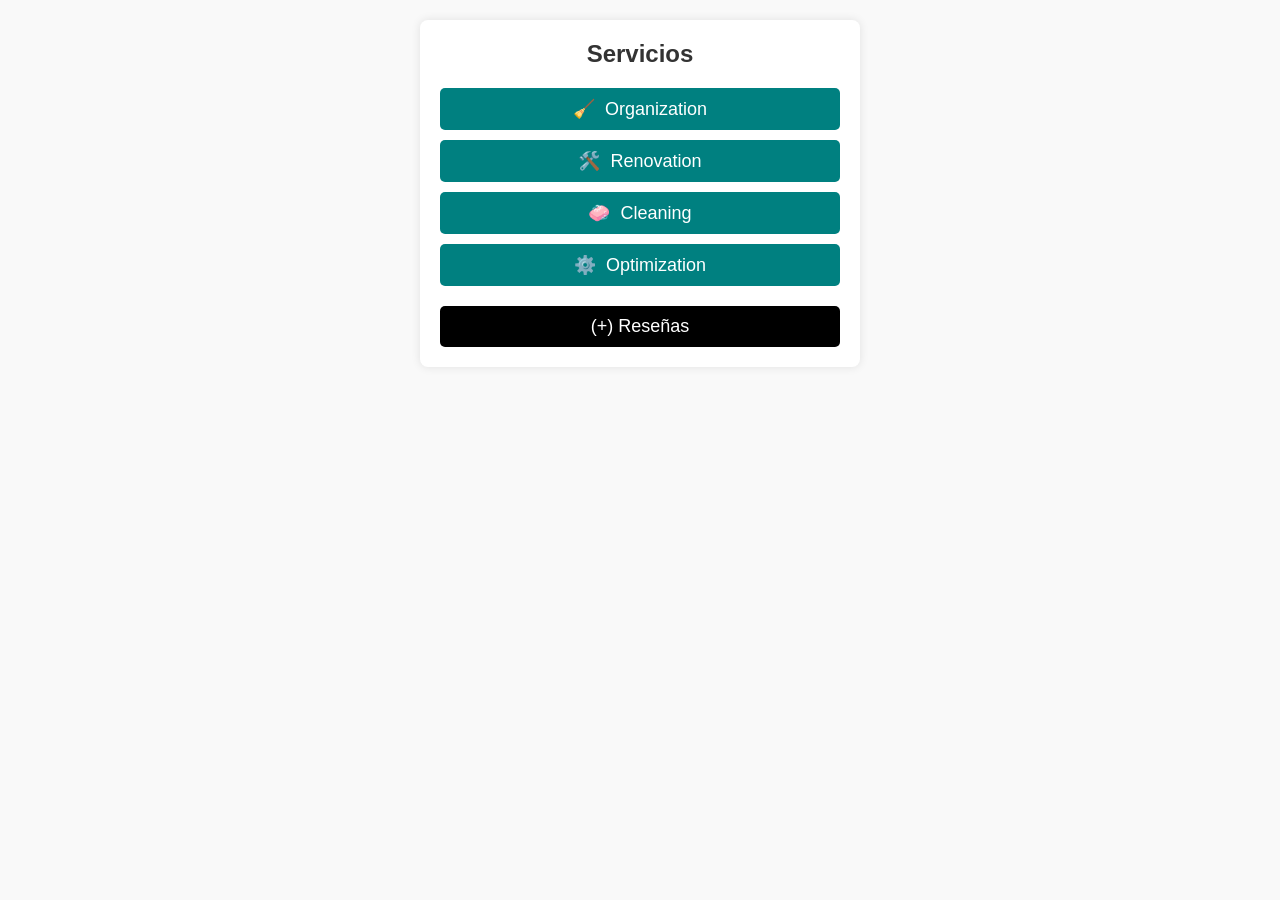
<file: public/servicios.html>
<!DOCTYPE html>
<html lang="es">
<head>
    <meta charset="UTF-8">
    <meta name="viewport" content="width=device-width, initial-scale=1.0">
    <title>Servicios</title>
    <link rel="stylesheet" href="../public/assets/styles/styleServicio.css">

</head>
<body>
    <div class="container">
        <div class="header">
            <h1>Servicios</h1>
        </div>
        <div class="services">
            <a href="organización.html" class="service-button">
                <span class="icon">🧹</span> Organization
            </a>
            <a href="renovación.html" class="service-button">
                <span class="icon">🛠️</span> Renovation
            </a>
            <a href="limpieza.html" class="service-button">
                <span class="icon">🧼</span> Cleaning
            </a>
            <a href="optimizacion.html" class="service-button">
                <span class="icon">⚙️</span> Optimization
            </a>
        </div>
        <a href="reseñas.html" class="reviews-button">
            (+) Reseñas
        </a>
    </div>
        <div class="service-detail" id="organization-detail" style="display: none;">
            <h2>Organization</h2>
            <p>Nuestro servicio de organización te ayuda a crear un espacio más ordenado y eficiente. Ya sea en el hogar o en la oficina, nuestros expertos se asegurarán de que todo esté en su lugar.</p>
            <h3>Beneficios:</h3>
            <ul>
                <li>Reducción del estrés</li>
                <li>Mayor eficiencia</li>
                <li>Mejora en la estética del espacio</li>
                <li>Más tiempo libre</li>
            </ul>
            <h3>Solicita este servicio:</h3>
            <form action="#" method="post">
                <label for="name">Nombre:</label>
                <input type="text" id="name" name="name" required>
                <br>
                <label for="email">Correo electrónico:</label>
                <input type="email" id="email" name="email" required>
                <br>
                <label for="message">Mensaje:</label>
                <textarea id="message" name="message" rows="4" required></textarea>
                <br>
                <button type="submit">Enviar</button>
            </form>
        </div>
    </div>

    <script>
        document.getElementById('organization-link').addEventListener('click', function(event) {
            event.preventDefault();
            document.getElementById('organization-detail').style.display = 'block';
        });
    </script>
</body>
</html>
</file>
<file: public/assets/styles/organizify.css>
.menu{
    position: fixed;
    top: 0;
    left: 0;
    width: 100%; /* Ocupa todo el ancho disponible */
    background-color: #f2f2f2; /* Color de fondo para la barra de navegación */
    list-style: none;
    display: flex;
    justify-content: space-around; /* Distribuye los elementos de manera uniforme */
    padding: 10px 0; /* Espacio interno arriba y abajo de la barra de navegación */
    margin: 0; /* Elimina el margen predeterminado */
    z-index: 1000; /* Asegura que esté sobre otros elementos */
    box-shadow: 0 2px 5px rgba(0,0,0,0.4); /* Sombra sutil */
    background-color: #a9d9d0;
}
.menu li{

    margin-top: 18px; /* Espacio entre elementos del menú */
    
}
.menu li a{
    padding: 10px 15px; /* Espacio interno de los enlaces */
    display: block;
    color: black;
    text-decoration: none;
    transition: background-color 0.4s ease; /* Transición suave para el color de fondo */
}

.menu li a:hover{
   background-color:white;
   display: flex;
}

.container{
    padding:100px;
    margin: 100px;
    text-align: center;
    
}
.container button{
    padding: 10px 20px;
  font-size: 16px;
  color: white;
  background-color: #808080; /* Gris */
  border: 2px solid black; /* Contorno negro */
  border-radius: 5px;
  cursor: pointer;
  outline: none;
  transition: background-color 0.3s, color 0.3s;
}
.container button:hover{
    background-color: #555;
}
.texto{ 

    position: absolute;
    top: 50%;
    left: 50%;
    transform: translate(-50%, -50%);
    background-color: rgba(0, 0, 0, 0.5); /* Fondo oscuro semitransparente */
    padding: 20px;
    color: white;
}

.popular_grid{
    display: grid;
    place-items: center; /* Centrar tanto horizontal como verticalmente */
    height: 100vh;
    margin-top: 30px;
    grid-template-columns: repeat(1,1fr);
    gap: 20px;
}
.popular_card{
    border: 2px solid black; /* Borde negro */
    padding: 10px; /* Espacio alrededor del contenido */
    width: 300px; /* Ancho del contenedor */
}
.popular_card_header{
    text-align: center; /* Centra el contenido */
    margin-top: 10px; 
}
.popular_content{
    text-align: center;
    padding: 20px;
}

.conjunto_imagen img{

   height: 150px;
   width: 250px;
   display: flex;
   margin: 0 auto;
}
.popular_card button{
    background-color: black; /* Fondo negro */
    color: white; /* Texto blanco */
    border: none; /* Sin borde */
    padding: 10px 20px; /* Espaciado interno */
    font-size: 16px; /* Tamaño de fuente */
    cursor: pointer; /* Cursor de puntero */
    transition: background-color 0.3s; /* Trans
    ición de color de fondo */
}
.popular_card button:hover{
    background-color: #808080;
    
}
</file>
<file: public/assets/styles/diseño.css>
*{
    margin: 0;
    padding: 0;
    box-sizing: border-box;
}

body{
    font-family: Inter, sans-serif;
    line-height: 2;
    background-color: rgb(146, 200, 196);
}

.Container_Titulo{
    background-image: url("../images/fondo.jpg");
    background-size: cover;
    background-position: center;
    position: relative;
    text-align: center;
    color: white;
    background-color: rgb(146, 200, 196);
    padding: 100px 20px;
}

.Container_Titulo h1{
    font-size: 40px;
    margin-bottom: 10px;
}

.Container_Titulo p{
    font-size: 20px;
}

#Filtros{
    background: whit;
    padding: 10px;
}

.Container_Filtros{
    display: flex;
    justify-content: flex-end;
    align-items: center;
}

.texto_filtros h2{
    margin: 0;
    font-size: 20px;
}

.container_Categorias{
    max-width: 1200px;
    margin: 20px auto;
    padding: 0 20px;
}

.texto_categorias{
    display: flex;
    flex-wrap: wrap;
    gap: 20px;
    justify-content: space-between;
}

.texto_categorias article{
    background: white;
    overflow: hidden;
    flex: 30%;
    max-width: 40%;
    display: flex;
    flex-direction: column;
    align-items: center;
    padding: 0px;
    border: 2px solid black;
}

.texto_categorias picture{
    width: 100%;
}

.img-product{
    width: 100%;
    height: 200px;
    object-fit: cover;
}

h4{
    margin: 10px 0;
    font-size: 20px;
}

.descripcion{
    width: 100%;
    color: gray;
    font-size: 15px;
    padding-left: 20px;
    padding-right: 20px;
}

.btn{
    background: black;
    color: white;
    padding: 8px 16px;
    margin-top: 10px;
    cursor: pointer;
    border-radius: 30px;
    transition: background 0.3s ease;
    margin-bottom: 20px;
    text-decoration: none;
}

.btn:hover{
    background-color: rgb(146, 200, 196);

}

@media (max-width: 768px){
    .texto_categorias article{
        flex: 1 1 100%;
        max-width: 100%;
    }
}
</file>
<file: public/assets/styles/styleperfil.css>
html{
    background-color: #fff;
    font-family: "Lora";
    font-size: 1.3em;
    overflow-x: hidden;
}
h1{
    display: flex;
    justify-content: center;
    gap:130px;
    position:relative;
    color: #317c6e;
}
/* overflow: hidden; YA NO HAY SCROLL */
.bg_image{
    position: absolute;
}

.bg_image_top{
    top: -400px;
    left: -100px;
}
.bg_image_bottom{
    bottom: -450px;
    right: -100px;
}

.card{
    position: relative;
    top: 0px;
    width: 400px;
    height: 450px;
    margin-left:auto;
    margin-right:auto;
    background-color: #fff;
    border-radius: 20px;
    overflow: hidden;
}


.card_header{
    position: relative;
    height: 120px;
    text-align: center;
}
.card_header_imagen{
    position: absolute;
    top:0;
    left:0;
    width: 100%;
}
.card_header_profile{
    position: absolute;
    top:90px;
    left:150px;
    border-radius: 50%;
    border: 5px solid #fff;
    background-color: #fff;
}
/* position: absolute; LO COLOCA POR ENCIMA */
/* movera desde top 90px */
/* movera desde left 120px */

.card_body{
    position: absolute;
    top: 200px;
    width: 100%;
    height: 100px;
    text-align: center;
    border-bottom: 2px solid rgb(0 0 0/0.1);
}

.card_text{
    margin:0;
    margin-bottom: 0.5em;
    
}
.card_text_light{
    color:hsl(227, 10%, 50%) ;
}

.card_footer{
    position: absolute;
    bottom: 15px;
    width: 100%;
    text-align: center;
}
/* movera desde bottom 15px */

.card_stats{
    display: inline-block;
    margin: 0px 0.3em;
    width: 100px;
}

.card_number{
    margin-bottom: 0.5em ;
    font-size: 1.5rem;
}
ul{
    list-style: none;
}
.informacion{
    background-color: #fff;
    text-align: center;
    border: 2px solid #fff;
    border-radius: 10px;
    position: relative;
    top: 0px;
    width: auto;
    width: 700px;
    height: 450px;
    margin-top: 50px;
    margin-left:auto;
    margin-right:auto;    
    overflow: hidden;
}

.contenedor{
    display: flex;
    justify-content:space-around;
    padding: 5px;
    align-items: center;
    height: 85px;
}
.b1{
    position: relative;
    text-align: center;
    border: 2px solid black;
    border-radius: 10px;
    margin:0 25px;
    background-color: rgba(255, 0, 0, 0.5);
}
.b2{
    position: relative;
    text-align: center;
    border: 2px solid black;
    border-radius: 10px;
    margin:0 25px;
    background-color: #a9d9d0;
}

.b1:hover{
    background-color: rgba(255, 0, 0, 0.9);
    cursor:pointer;
}

.b2:hover{
    background-color: aquamarine;
    cursor:pointer;
    align-items: center;
}

.edit{
    margin:20px 25px;
    position: relative;
    text-align: left;
    border: 2px solid #fff;
    border-radius: 10px;
    margin-left:auto;
    margin-right:auto; 
    width: 500px;
    background-color: #fff;
}
.iconos{
    display: flex;
    justify-content: center;
    gap:20px;    
}
.iconos a{
    font-size: 30px;
    transition: all ease 500ms;
}
.f{
    color: blue;
}
.w{
    color: green;
}
.tt{
    color: black;
}
.t{
    color:#00acee;
}
.iconos a:hover{
    transform: scale(2,2);
}
input{
    font-size: 0.8em;
}
.edit a{
    font-size: 30px;
    transition: all ease 500ms;
}
.edit a:hover{
    transform: scale(2,2);
}


.b3{
    position: relative;
    text-align: center;
    border: 2px solid black;
    border-radius: 10px;
    margin:10px 25px;
    width: auto;
    background-color: #a9d9d0;
}
.b4{
    position: relative;
    text-align: center;
    border: 2px solid black;
    border-radius: 10px;
    margin:10px 25px;
    width: auto;
    background-color: #a9d9d0;
}

.b3:hover{
    background-color: aquamarine;
    cursor:pointer;
}
.b4:hover{
    background-color: aquamarine;
    cursor:pointer;
}

input{
    width: 450px;
}
</file>
<file: public/assets/styles/styleLimpieza.css>
body {
    font-family: Arial, sans-serif;
    margin: 0;
    padding: 0;
    background-color: #f4f4f4;
}

.container {
    padding: 20px;
}

.header {
    text-align: center;
    background-color: #d9f1f1;
    padding: 20px 0;
    margin-bottom: 20px;
    position: relative;
}

.top-bar {
    display: flex;
    justify-content: space-between;
    align-items: center;
    padding: 0 20px;
}

.top-bar h1 {
    margin: 0;
    font-size: 24px;
}

.back-button {
    text-decoration: none;
    color: #000;
    background-color: #b0e0e6;
    padding: 10px 20px;
    border-radius: 5px;
}

.service-overview {
    text-align: center;
}

.service-main-button {
    display: block;
    margin: 0 auto;
    background-color: #b0e0e6;
    border: none;
    padding: 15px;
    border-radius: 25px;
    font-size: 18px;
    margin-bottom: 10px;
}

.process {
    margin: 20px 0;
}

.process h3 {
    color: #3f51b5;
    margin-bottom: 10px;
}

.process-step {
    display: block;
    background-color: #ddd;
    border: none;
    padding: 10px;
    border-radius: 25px;
    width: 80%;
    text-align: left;
    margin: 5px auto;
    font-size: 16px;
    cursor: pointer;
}

.specific-services {
    text-align: left;
    margin: 20px auto;
    width: 80%;
}

.specific-services h3 {
    margin-bottom: 10px;
}

.specific-services label {
    display: block;
    margin-bottom: 10px;
    font-size: 16px;
}

.request-service-button {
    display: block;
    margin: 20px auto;
    background-color: #b0e0e6;
    border: none;
    padding: 15px;
    border-radius: 25px;
    font-size: 18px;
    text-align: center;
}

.reviews-button {
    display: block;
    text-align: center;
    margin: 20px 0;
    text-decoration: none;
    background-color: #333;
    color: #fff;
    padding: 10px;
    border-radius: 5px;
}

footer {
    width: 100%;
    background-color: #e0f7fa;
    padding: 10px 0;
    text-align: center;
}

footer nav ul {
    list-style: none;
    padding: 0;
    margin: 0;
    display: flex;
    justify-content: space-around;
}

footer nav ul li {
    font-size: 14px;
    color: #333;
}

footer nav ul li a {
    text-decoration: none;
    color: #333;
}

.footer-icons {
    display: flex;
    justify-content: space-around;
    padding: 10px 0;
}

.footer-icons span {
    font-size: 20px;
    color: #333;
}
</file>
<file: public/assets/styles/styleOptimizacion.css>
/* Estilos generales del cuerpo */
body {
    font-family: Arial, sans-serif;
    margin: 0;
    padding: 0;
    background-color: #f4f4f4;
}

/* Contenedor principal */
.container {
    padding: 20px;
}

/* Estilos del encabezado */
.header {
    text-align: center;
    background-color: #d9f1f1;
    padding: 20px 0;
    margin-bottom: 20px;
    position: relative;
}

/* Barra superior con título y botón de regreso */
.top-bar {
    display: flex;
    justify-content: space-between;
    align-items: center;
    padding: 0 20px;
}

.top-bar h1 {
    margin: 0;
    font-size: 24px;
}

.back-button {
    text-decoration: none;
    color: #000;
    background-color: #b0e0e6;
    padding: 10px 20px;
    border-radius: 5px;
}

/* Estilos de la vista general del servicio */
.service-overview {
    text-align: center;
}

.service-main-button {
    display: block;
    margin: 0 auto;
    background-color: #b0e0e6;
    border: none;
    padding: 15px;
    border-radius: 25px;
    font-size: 18px;
    margin-bottom: 10px;
}

/* Estilos del proceso de optimización */
.process {
    margin: 20px 0;
}

.process h3 {
    color: #3f51b5;
    margin-bottom: 10px;
}

.process-step {
    display: block;
    background-color: #ddd;
    border: none;
    padding: 10px;
    border-radius: 25px;
    width: 80%;
    text-align: left;
    margin: 5px auto;
    font-size: 16px;
    cursor: pointer;
}

/* Servicios específicos de optimización */
.specific-services {
    text-align: left;
    margin: 20px auto;
    width: 80%;
}

.specific-services h3 {
    margin-bottom: 10px;
}

.specific-services label {
    display: block;
    margin-bottom: 10px;
    font-size: 16px;
}

/* Botón para solicitar el servicio */
.request-service-button {
    display: block;
    margin: 20px auto;
    background-color: #b0e0e6;
    border: none;
    padding: 15px;
    border-radius: 25px;
    font-size: 18px;
    text-align: center;
}

/* Botón para reseñas */
.reviews-button {
    display: block;
    text-align: center;
    margin: 20px 0;
    text-decoration: none;
    background-color: #333;
    color: #fff;
    padding: 10px;
    border-radius: 5px;
}

/* Pie de página con enlaces */
footer {
    width: 100%;
    background-color: #e0f7fa;
    padding: 10px 0;
    text-align: center;
}

footer nav ul {
    list-style: none;
    padding: 0;
    margin: 0;
    display: flex;
    justify-content: space-around;
}

footer nav ul li {
    font-size: 14px;
    color: #333;
}

footer nav ul li a {
    text-decoration: none;
    color: #333;
}

.footer-icons {
    display: flex;
    justify-content: space-around;
    padding: 10px 0;
}

.footer-icons span {
    font-size: 20px;
    color: #333;
}
</file>
<file: public/assets/styles/organización.css>
body {
    font-family: Arial, sans-serif;
    margin: 0;
    padding: 0;
    background-color: #f4f4f4;
}

.container {
    padding: 20px;
}

.header {
    text-align: center;
    background-color: #d9f1f1;
    padding: 20px 0;
    margin-bottom: 20px;
    position: relative;
}

.top-bar {
    display: flex;
    justify-content: space-between;
    align-items: center;
    padding: 0 20px;
}

.top-bar h1 {
    margin: 0;
    font-size: 24px;
}

.back-button {
    text-decoration: none;
    color: #000;
    background-color: #b0e0e6;
    padding: 10px 20px;
    border-radius: 5px;
}

.service-overview {
    text-align: center;
}

.service-main-button {
    display: block;
    margin: 0 auto;
    background-color: #b0e0e6;
    border: none;
    padding: 15px;
    border-radius: 25px;
    font-size: 18px;
    margin-bottom: 10px;
}

.service-options {
    display: flex;
    flex-direction: column;
    align-items: center;
    margin-top: 20px;
}

.service-option {
    background-color: #ddd;
    border: none;
    padding: 10px;
    border-radius: 25px;
    width: 80%;
    text-align: left;
    margin: 5px 0;
    font-size: 16px;
    cursor: pointer;
}

.service-option:first-of-type {
    background-color: #b0e0e6;
}

.before-after {
    text-align: center;
    margin: 20px 0;
}

.before-after h3 {
    margin: 10px 0;
}

.before-after img {
    width: 45%;
    margin: 0 2.5%;
}

.reviews-button {
    display: block;
    text-align: center;
    margin: 20px 0;
    text-decoration: none;
    background-color: #333;
    color: #fff;
    padding: 10px;
    border-radius: 5px;
}

footer {
    width: 100%;
    background-color: #e0f7fa;
    padding: 10px 0;
    text-align: center;
}

footer nav ul {
    list-style: none;
    padding: 0;
    margin: 0;
    display: flex;
    justify-content: space-around;
}

footer nav ul li {
    font-size: 14px;
    color: #333;
}

.footer-icons {
    display: flex;
    justify-content: space-around;
    padding: 10px 0;
}

.footer-icons span {
    font-size: 20px;
    color: #333;
}
</file>
<file: public/assets/styles/styleRenovación.css>
body {
    font-family: Arial, sans-serif;
    margin: 0;
    padding: 0;
    background-color: #f4f4f4;
}

.container {
    padding: 20px;
}

.header {
    text-align: center;
    background-color: #d9f1f1;
    padding: 20px 0;
    margin-bottom: 20px;
    position: relative;
}

.top-bar {
    display: flex;
    justify-content: space-between;
    align-items: center;
    padding: 0 20px;
}

.top-bar h1 {
    margin: 0;
    font-size: 24px;
}

.back-button {
    text-decoration: none;
    color: #000;
    background-color: #b0e0e6;
    padding: 10px 20px;
    border-radius: 5px;
}

.service-overview {
    text-align: center;
}

.service-main-button {
    display: block;
    margin: 0 auto;
    background-color: #b0e0e6;
    border: none;
    padding: 15px;
    border-radius: 25px;
    font-size: 18px;
    margin-bottom: 10px;
}

.process {
    margin: 20px 0;
}

.process h3 {
    color: #3f51b5;
    margin-bottom: 10px;
}

.process-step {
    display: block;
    background-color: #ddd;
    border: none;
    padding: 10px;
    border-radius: 25px;
    width: 80%;
    text-align: left;
    margin: 5px auto;
    font-size: 16px;
    cursor: pointer;
}

.specific-services {
    text-align: left;
    margin: 20px auto;
    width: 80%;
}

.specific-services h3 {
    margin-bottom: 10px;
}

.specific-services label {
    display: block;
    margin-bottom: 10px;
    font-size: 16px;
}

.request-service-button {
    display: block;
    margin: 20px auto;
    background-color: #b0e0e6;
    border: none;
    padding: 15px;
    border-radius: 25px;
    font-size: 18px;
    text-align: center;
}

.reviews-button {
    display: block;
    text-align: center;
    margin: 20px 0;
    text-decoration: none;
    background-color: #333;
    color: #fff;
    padding: 10px;
    border-radius: 5px;
}

footer {
    width: 100%;
    background-color: #e0f7fa;
    padding: 10px 0;
    text-align: center;
}

footer nav ul {
    list-style: none;
    padding: 0;
    margin: 0;
    display: flex;
    justify-content: space-around;
}

footer nav ul li {
    font-size: 14px;
    color: #333;
}

.footer-icons {
    display: flex;
    justify-content: space-around;
    padding: 10px 0;
}

.footer-icons span {
    font-size: 20px;
    color: #333;
}
</file>
<file: public/assets/styles/styleReseña.css>
/* Estilos generales del cuerpo */
body {
    font-family: Arial, sans-serif;
    margin: 0;
    padding: 0;
    background-color: #f4f4f4;
}

/* Contenedor principal */
.container {
    padding: 20px;
}

/* Estilos del encabezado */
.header {
    text-align: center;
    background-color: #d9f1f1;
    padding: 20px 0;
    margin-bottom: 20px;
    position: relative;
}

/* Barra superior con título y botón de cancelar */
.top-bar {
    display: flex;
    justify-content: space-between;
    align-items: center;
    padding: 0 20px;
}

.top-bar h1 {
    margin: 0;
    font-size: 24px;
}

.cancel-button {
    text-decoration: none;
    color: #fff;
    background-color: #ff6666;
    padding: 10px 20px;
    border-radius: 5px;
}

/* Sección de reseñas */
.review-section {
    text-align: center;
    margin-top: 20px;
}

.review-box {
    background-color: #e0f7fa;
    padding: 20px;
    border-radius: 10px;
    display: inline-block;
    text-align: left;
    width: 80%;
    box-shadow: 0 0 10px rgba(0, 0, 0, 0.1);
    margin-bottom: 20px;
}

.profile-pic {
    width: 50px;
    height: 50px;
    border-radius: 50%;
    float: left;
    margin-right: 20px;
}

.review-text {
    border: none;
    width: calc(100% - 70px);
    height: 80px;
    font-size: 16px;
    padding: 10px;
    box-sizing: border-box;
    margin-top: 10px;
    resize: none;
}

/* Estilos de la calificación */
.rating {
    font-size: 24px;
    color: #ffd700;
}

/* Botón para publicar la reseña */
.publish-button {
    display: block;
    margin: 20px auto;
    background-color: #333;
    color: #fff;
    border: none;
    padding: 15px;
    border-radius: 25px;
    font-size: 18px;
    text-align: center;
}

/* Barra de navegación inferior */
footer {
    width: 100%;
    background-color: #e0f7fa;
    padding: 10px 0;
    text-align: center;
}

footer nav ul {
    list-style: none;
    padding: 0;
    margin: 0;
    display: flex;
    justify-content: space-around;
}

footer nav ul li {
    font-size: 14px;
    color: #333;
}

.footer-icons {
    display: flex;
    justify-content: space-around;
    padding: 10px 0;
}

.footer-icons span {
    font-size: 20px;
    color: #333;
}
</file>
<file: public/assets/styles/styleServicio.css>
body {
    font-family: Arial, sans-serif;
    margin: 0;
    padding: 0;
    background-color: #f9f9f9;
}
.container {
    width: 100%;
    max-width: 400px;
    margin: 0 auto;
    background-color: #ffffff;
    border-radius: 8px;
    box-shadow: 0 0 10px rgba(0, 0, 0, 0.1);
    padding: 20px;
    margin-top: 20px;
}
.header {
    text-align: center;
    margin-bottom: 20px;
}
.header h1 {
    margin: 0;
    font-size: 24px;
    color: #333;
}
.services {
    display: flex;
    flex-direction: column;
    gap: 10px;
}
.service-button {
    display: flex;
    align-items: center;
    justify-content: center;
    padding: 10px;
    font-size: 18px;
    color: #ffffff;
    background-color: teal;
    border: none;
    border-radius: 5px;
    cursor: pointer;
    text-decoration: none;
}
.service-button .icon {
    margin-right: 10px;
}
.reviews-button {
    margin-top: 20px;
    display: flex;
    align-items: center;
    justify-content: center;
    padding: 10px;
    font-size: 18px;
    color: #ffffff;
    background-color: #000000;
    border: none;
    border-radius: 5px;
    cursor: pointer;
    text-decoration: none;
}
</file>
